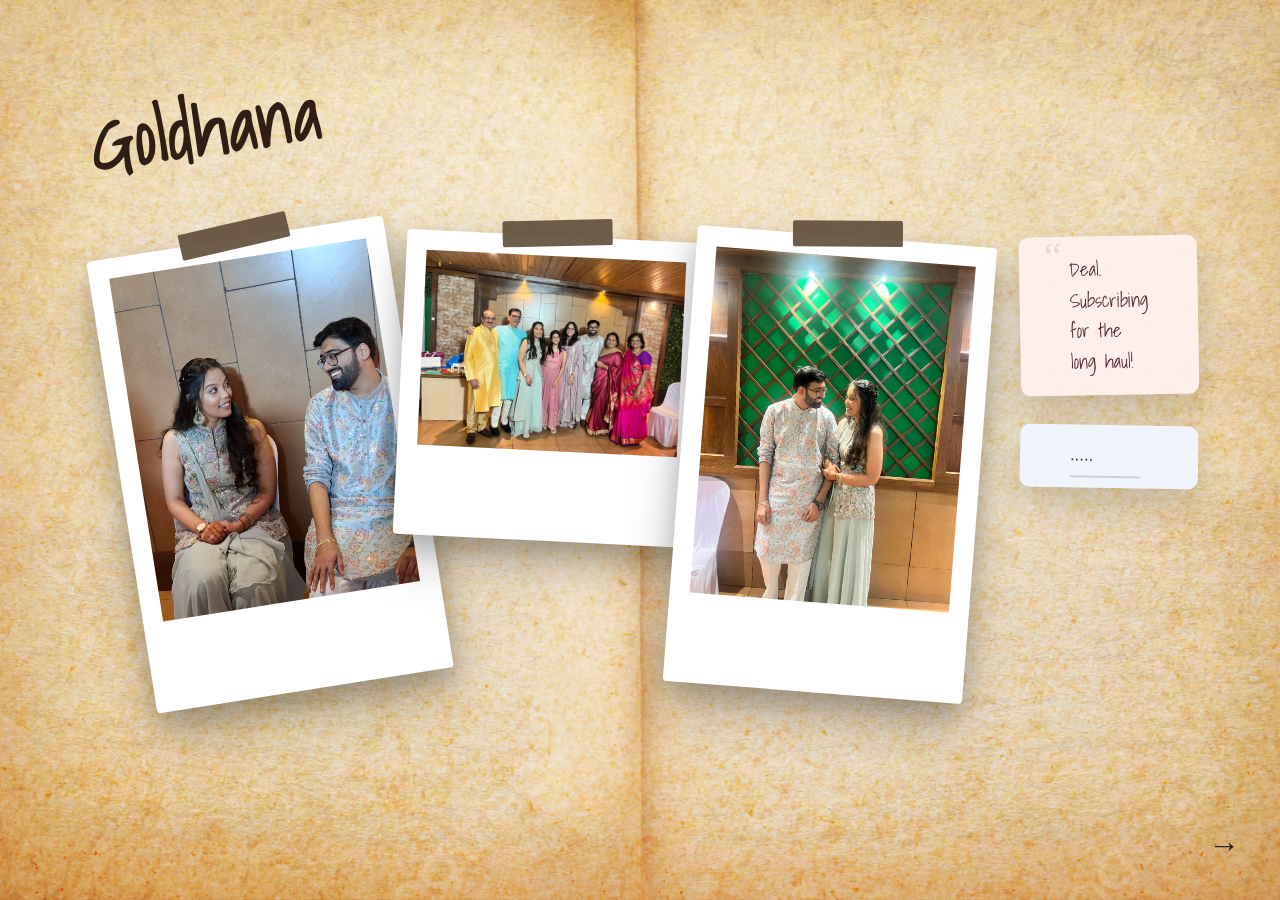
<file: event.html>
<!DOCTYPE html>
<html>
<head>
  <title>Memory</title>
<link href="https://fonts.googleapis.com/css2?family=Playfair+Display:wght@600&family=Shadows+Into+Light&display=swap" rel="stylesheet">
<link rel="stylesheet" href="css/event.css">
</head>

<body>

<div class="page">

  <h1 id="eventTitle"></h1>

  <div class="collage">

    <div class="imageColumn" id="imageColumn"></div>

    <div class="captionColumn">
      <div class="caption" id="captionMe"></div>
      <div class="caption" id="captionPartner"></div>
    </div>

  </div>

</div>

<div id="nextArrow">→</div>

<!-- THESE WERE MISSING -->
<script src="js/events.js"></script>
<script src="js/event.js"></script>

</body>
</html>
</file>
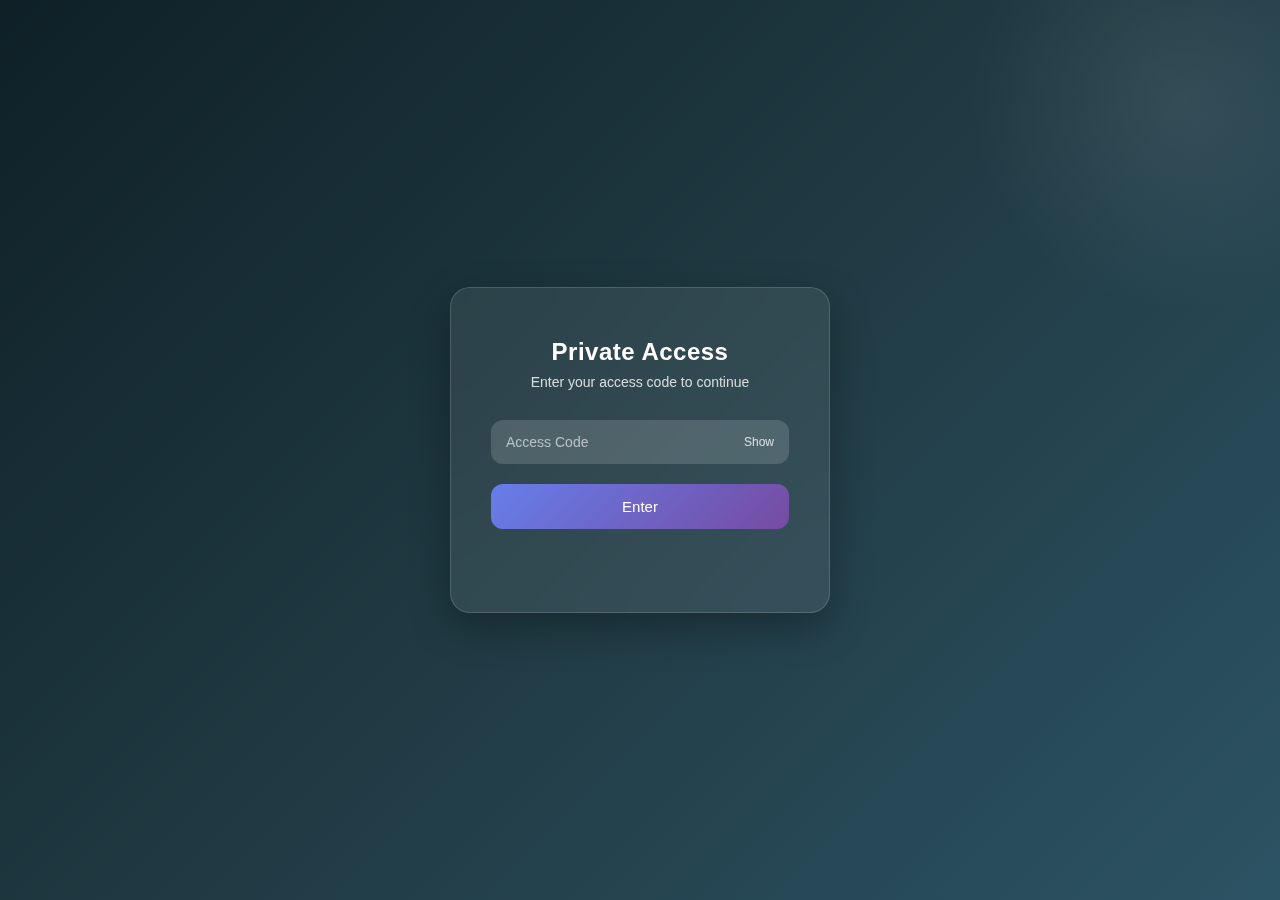
<file: login.html>
<!DOCTYPE html>
<html>
<head>
  <title>Private Access</title>
  <meta name="viewport" content="width=device-width, initial-scale=1.0" />

  <style>
    * {
      margin: 0;
      padding: 0;
      box-sizing: border-box;
      font-family: -apple-system, BlinkMacSystemFont, "Segoe UI", Roboto, sans-serif;
    }

    body {
      height: 100vh;
      display: flex;
      justify-content: center;
      align-items: center;
      background: linear-gradient(135deg, #0f2027, #203a43, #2c5364);
      overflow: hidden;
    }

    /* Floating background glow */
    body::before {
      content: "";
      position: absolute;
      width: 500px;
      height: 500px;
      background: radial-gradient(circle, rgba(255,255,255,0.08), transparent 60%);
      top: -150px;
      right: -150px;
      animation: float 8s infinite ease-in-out alternate;
    }

    @keyframes float {
      from { transform: translateY(0px); }
      to { transform: translateY(40px); }
    }

    .card {
      position: relative;
      backdrop-filter: blur(20px);
      background: rgba(255, 255, 255, 0.08);
      border: 1px solid rgba(255,255,255,0.15);
      border-radius: 20px;
      padding: 50px 40px;
      width: 100%;
      max-width: 380px;
      text-align: center;
      color: white;
      box-shadow: 0 15px 40px rgba(0,0,0,0.3);
      animation: fadeIn 0.6s ease;
    }

    h2 {
      font-weight: 600;
      margin-bottom: 8px;
      letter-spacing: 0.5px;
    }

    .subtitle {
      font-size: 14px;
      opacity: 0.8;
      margin-bottom: 30px;
    }

    .input-group {
      position: relative;
      margin-bottom: 20px;
    }

    input {
      width: 100%;
      padding: 14px 45px 14px 15px;
      border-radius: 12px;
      border: none;
      background: rgba(255,255,255,0.15);
      color: white;
      font-size: 14px;
      outline: none;
      transition: 0.3s;
    }

    input::placeholder {
      color: rgba(255,255,255,0.6);
    }

    input:focus {
      background: rgba(255,255,255,0.25);
      box-shadow: 0 0 0 2px rgba(255,255,255,0.3);
    }

    .toggle {
      position: absolute;
      right: 15px;
      top: 50%;
      transform: translateY(-50%);
      cursor: pointer;
      font-size: 12px;
      opacity: 0.8;
    }

    button {
      width: 100%;
      padding: 14px;
      border-radius: 12px;
      border: none;
      background: linear-gradient(135deg, #667eea, #764ba2);
      color: white;
      font-size: 15px;
      font-weight: 500;
      cursor: pointer;
      transition: 0.3s;
    }

    button:hover {
      transform: translateY(-2px);
      box-shadow: 0 10px 20px rgba(0,0,0,0.3);
    }

    #error {
      margin-top: 15px;
      font-size: 13px;
      color: #ff6b6b;
      min-height: 18px;
    }

    @keyframes fadeIn {
      from { opacity: 0; transform: translateY(15px); }
      to { opacity: 1; transform: translateY(0); }
    }

  </style>
</head>

<body>

  <div class="card">
    <h2>Private Access</h2>
    <p class="subtitle">Enter your access code to continue</p>

    <div class="input-group">
      <input type="password" id="code" placeholder="Access Code">
      <span class="toggle" onclick="togglePassword()">Show</span>
    </div>

    <button onclick="login()">Enter</button>
    <p id="error"></p>
  </div>

  <script>
    function togglePassword() {
      const input = document.getElementById("code");
      const toggle = document.querySelector(".toggle");
      if (input.type === "password") {
        input.type = "text";
        toggle.innerText = "Hide";
      } else {
        input.type = "password";
        toggle.innerText = "Show";
      }
    }

    async function login() {
      const code = document.getElementById("code").value;

      const res = await fetch("/login", {
        method: "POST",
        headers: { "Content-Type": "application/json" },
        body: JSON.stringify({ code })
      });

      if (res.ok) {
        window.location.href = "/";
      } else {
        document.getElementById("error").innerText = "Incorrect access code";
      }
    }
  </script>

</body>
</html>
</file>
<file: css/event.css>
* {
  margin: 0;
  padding: 0;
  box-sizing: border-box;
}

body {
  height: 100vh;
  overflow: hidden; /* NO SCROLL */
  position: relative;
  font-family: 'Inter', sans-serif;
  color: #222;
}

/* Background */
body::before {
  content: "";
  position: fixed;
  inset: 0;
  background-image: url("../events/bg.png");
  background-size: cover;
  background-position: center;
  background-repeat: no-repeat;
  pointer-events: none;
}

body::after {
  content: "";
  position: fixed;
  inset: 0;
  box-shadow: inset 0 0 120px rgba(0,0,0,0.08);
  pointer-events: none;
}

/* PAGE */
.page {
  width: 1100px;
  height: 100vh;
  margin: 0 auto;
  padding-top: 70px;
  position: relative;
}

/* TITLE */
#eventTitle {
  font-family: 'Shadows Into Light', cursive;
  font-size: 4.5rem;
  transform: rotate(-8deg);
  display: inline-block;
  color: #2f1e14;
  margin-bottom: 50px;
  letter-spacing: 2px;
}

/* GRID — FIXED STRUCTURE */
.collage {
  display: grid;
  grid-template-columns: 1.6fr 1.4fr; /* wider caption column */
  gap: 60px;
  position: relative;
  z-index: 1;
}

/* IMAGE COLUMN */
.imageColumn {
  display: flex;
  align-items: flex-start;
  padding-left: 30px;
  position: relative;
  z-index: 1;
}

/* POLAROIDS */
.polaroid {
  background: white;
  padding: 20px 20px 90px 20px;
  border-radius: 4px;
  width: 300px;

  box-shadow:
    0 25px 50px rgba(0,0,0,0.22),
    0 12px 25px rgba(0,0,0,0.18);

  position: relative;
  margin-right: -20px;

  transition: transform 0.3s ease;
  z-index: 1;
}

.polaroid img {
  width: 100%;
  display: block;
}

/* Tape */
.polaroid::before {
  content: "";
  position: absolute;
  width: 110px;
  height: 26px;
  top: -16px;
  left: 50%;
  transform: translateX(-50%) rotate(-4deg);
  background: rgba(95, 75, 55, 0.9);
  border-radius: 2px;
}

.polaroid:hover {
  transform: translateY(-6px) scale(1.03);
  z-index: 10;
}

/* CAPTION COLUMN */
.captionColumn {
  display: flex;
  flex-direction: column;
  gap: 30px;
  position: relative;
  z-index: 100;
}

/* BASE CAPTION STYLE — TRUE HORIZONTAL STRIP */
.caption {
  padding: 18px 50px;     /* strong horizontal padding */
  border-radius: 10px;
  font-size: 1.05rem;
  line-height: 1.6;
  box-shadow: 0 18px 40px rgba(0,0,0,0.18);
  position: relative;

  width: 100%;            /* fill full column */
  max-width: none;        /* remove width limit */
  z-index: 110;
}

/* YOUR CAPTION */
#captionMe {
  background: rgba(255, 240, 235, 0.97);
  font-family: 'Shadows Into Light', cursive;
  font-size: 1.2rem;
  color: #5a2e2e;
  align-self: stretch;    /* fill width */
  transform: rotate(-1deg);
}

/* Decorative quote */
#captionMe::before {
  content: "“";
  position: absolute;
  top: -12px;
  left: 25px;
  font-size: 2.5rem;
  color: rgba(90, 46, 46, 0.12);
  font-family: serif;
}

/* HIS CAPTION */
#captionPartner {
  background: rgba(240, 245, 255, 0.97);
  font-family: 'Inter', sans-serif;
  font-weight: 500;
  color: #1f2f4a;
  align-self: stretch;   /* fill width */
  transform: rotate(1deg);
}

/* Subtle underline */
#captionPartner::after {
  content: "";
  position: absolute;
  bottom: 10px;
  left: 50px;
  width: 40%;
  height: 2px;
  background: rgba(31, 47, 74, 0.18);
  border-radius: 2px;
}

/* NEXT ARROW */
#nextArrow {
  position: absolute;
  right: 40px;
  bottom: 40px;
  font-size: 2rem;
  cursor: pointer;
  z-index: 120;
}
</file>
